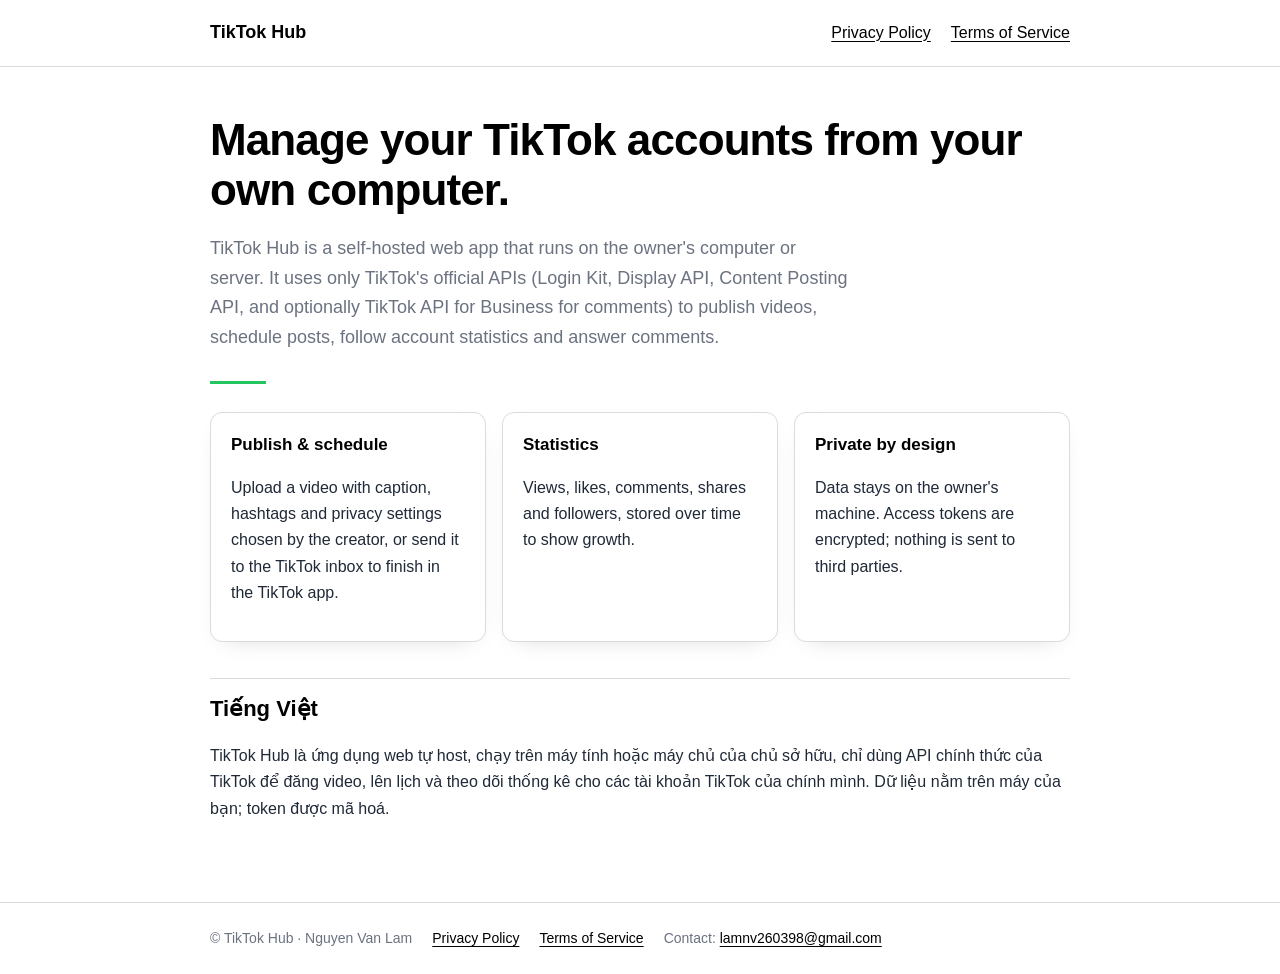
<file: tiktok-hub/index.html>
<!doctype html>
<html lang="en">
<head>
  <meta charset="utf-8">
  <meta name="viewport" content="width=device-width, initial-scale=1">
  <title>TikTok Hub</title>
  <meta name="description" content="TikTok Hub — a self-hosted tool to publish videos, schedule posts and track statistics for your own TikTok accounts using TikTok's official APIs.">
  <link rel="icon" type="image/svg+xml" href="favicon.svg">
  <link rel="icon" type="image/png" sizes="32x32" href="favicon-32.png">
  <link rel="apple-touch-icon" href="apple-touch-icon.png">
  <link rel="stylesheet" href="style.css">
</head>
<body>
  <header class="top">
    <div class="wrap">
      <a class="brand" href="./">TikTok Hub</a>
      <!-- Privacy Policy and Terms must be visible without opening a menu (TikTok app review guidelines). -->
      <nav class="links" aria-label="Legal">
        <a href="privacy.html">Privacy Policy</a>
        <a href="terms.html">Terms of Service</a>
      </nav>
    </div>
  </header>

  <main class="wrap">
    <h1>Manage your TikTok accounts from your own computer.</h1>
    <p class="lead">TikTok Hub is a self-hosted web app that runs on the owner's computer or server. It uses only TikTok's official APIs (Login Kit, Display API, Content Posting API, and optionally TikTok API for Business for comments) to publish videos, schedule posts, follow account statistics and answer comments.</p>
    <hr class="rule">

    <div class="grid">
      <section class="card">
        <h3>Publish &amp; schedule</h3>
        <p>Upload a video with caption, hashtags and privacy settings chosen by the creator, or send it to the TikTok inbox to finish in the TikTok app.</p>
      </section>
      <section class="card">
        <h3>Statistics</h3>
        <p>Views, likes, comments, shares and followers, stored over time to show growth.</p>
      </section>
      <section class="card">
        <h3>Private by design</h3>
        <p>Data stays on the owner's machine. Access tokens are encrypted; nothing is sent to third parties.</p>
      </section>
    </div>

    <h2>Tiếng Việt</h2>
    <p>TikTok Hub là ứng dụng web tự host, chạy trên máy tính hoặc máy chủ của chủ sở hữu, chỉ dùng API chính thức của TikTok để đăng video, lên lịch và theo dõi thống kê cho các tài khoản TikTok của chính mình. Dữ liệu nằm trên máy của bạn; token được mã hoá.</p>
  </main>

  <footer>
    <div class="wrap">
      <span>© TikTok Hub · Nguyen Van Lam</span>
      <a href="privacy.html">Privacy Policy</a>
      <a href="terms.html">Terms of Service</a>
      <span>Contact: <a href="mailto:lamnv260398@gmail.com">lamnv260398@gmail.com</a></span>
    </div>
  </footer>
</body>
</html>
</file>
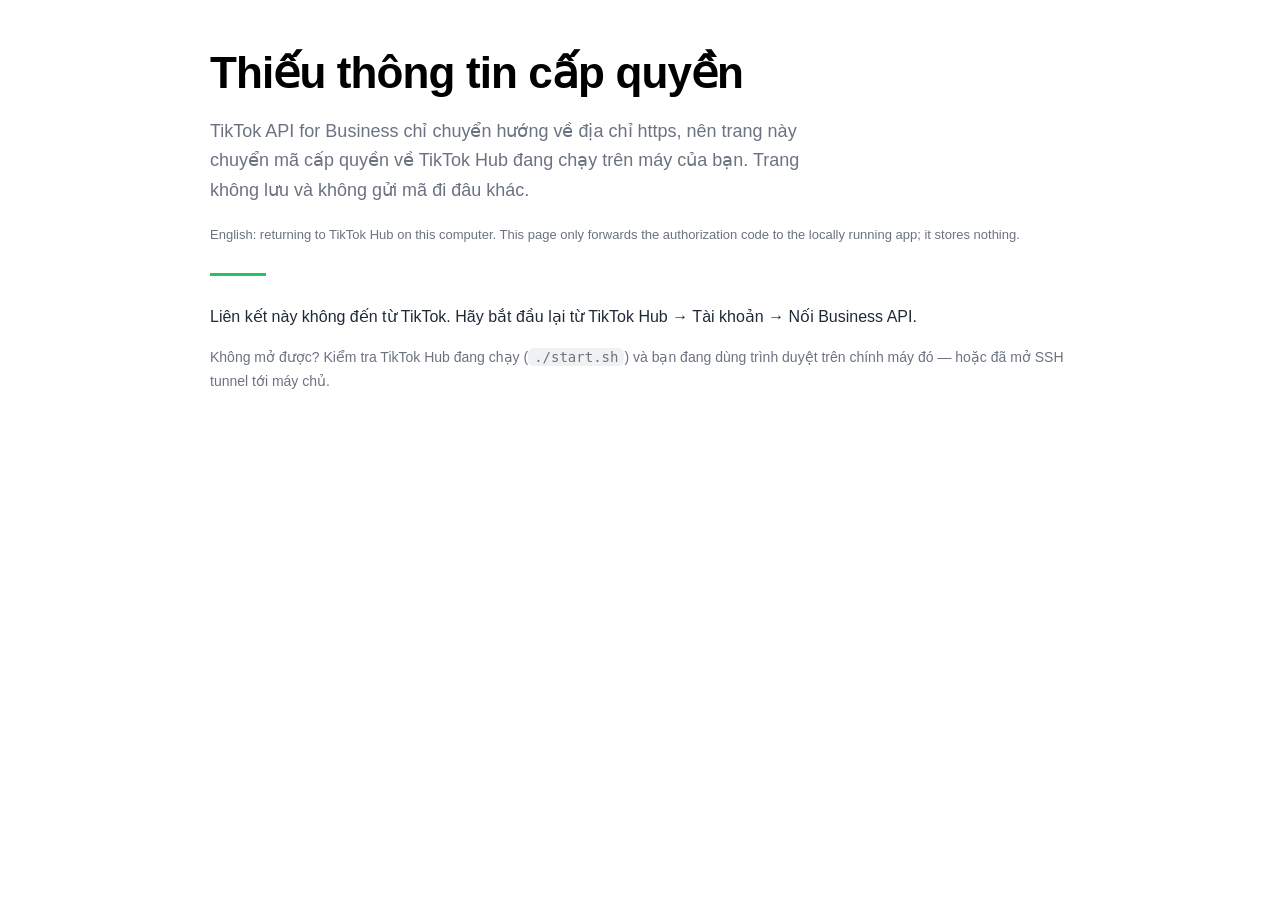
<file: tiktok-hub/biz-callback/index.html>
<!doctype html>
<html lang="vi">
<head>
  <meta charset="utf-8">
  <meta name="viewport" content="width=device-width, initial-scale=1">
  <!-- The authorization code is in this page's URL: never send it anywhere as a Referer, never index it. -->
  <meta name="referrer" content="no-referrer">
  <meta name="robots" content="noindex, nofollow">
  <title>TikTok Hub — quay về ứng dụng</title>
  <link rel="icon" type="image/svg+xml" href="../favicon.svg">
  <link rel="icon" type="image/png" sizes="32x32" href="../favicon-32.png">
  <link rel="apple-touch-icon" href="../apple-touch-icon.png">
  <link rel="stylesheet" href="../style.css">
</head>
<body>
  <main class="wrap">
    <h1>Đang quay về TikTok Hub…</h1>
    <p class="lead">TikTok API for Business chỉ chuyển hướng về địa chỉ https, nên trang này chuyển mã cấp quyền về TikTok Hub đang chạy trên máy của bạn. Trang không lưu và không gửi mã đi đâu khác.</p>
    <p class="lang">English: returning to TikTok Hub on this computer. This page only forwards the authorization code to the locally running app; it stores nothing.</p>
    <hr class="rule">
    <p><a id="next" href="#">Bấm vào đây nếu trình duyệt không tự chuyển</a></p>
    <p class="muted" id="hint">Không mở được? Kiểm tra TikTok Hub đang chạy (<code>./start.sh</code>) và bạn đang dùng trình duyệt trên chính máy đó — hoặc đã mở SSH tunnel tới máy chủ.</p>
    <noscript><p>Trang cần JavaScript để chuyển tiếp. Hãy bật JavaScript rồi tải lại.</p></noscript>
  </main>
  <script>
    // Where TikTok Hub listens. Change the port here if you changed APP_PORT in .env.
    var HUB = "http://localhost:8000/auth/business/callback";
    // Forward only the OAuth parameters (auth_code, state, error); everything else is dropped.
    var ALLOWED = ["auth_code", "code", "state", "error", "error_description"];
    var source = new URLSearchParams(window.location.search);
    var forward = new URLSearchParams();
    ALLOWED.forEach(function (key) {
      var value = source.get(key);
      if (value !== null) forward.set(key, value);
    });
    var target = HUB + "?" + forward.toString();
    document.getElementById("next").href = target;
    if (forward.has("state")) {
      // replace(): the code-bearing URL does not stay in the back-button history.
      window.location.replace(target);
    } else {
      document.querySelector("h1").textContent = "Thiếu thông tin cấp quyền";
      document.getElementById("next").removeAttribute("href");
      document.getElementById("next").textContent = "Liên kết này không đến từ TikTok. Hãy bắt đầu lại từ TikTok Hub → Tài khoản → Nối Business API.";
    }
  </script>
</body>
</html>
</file>
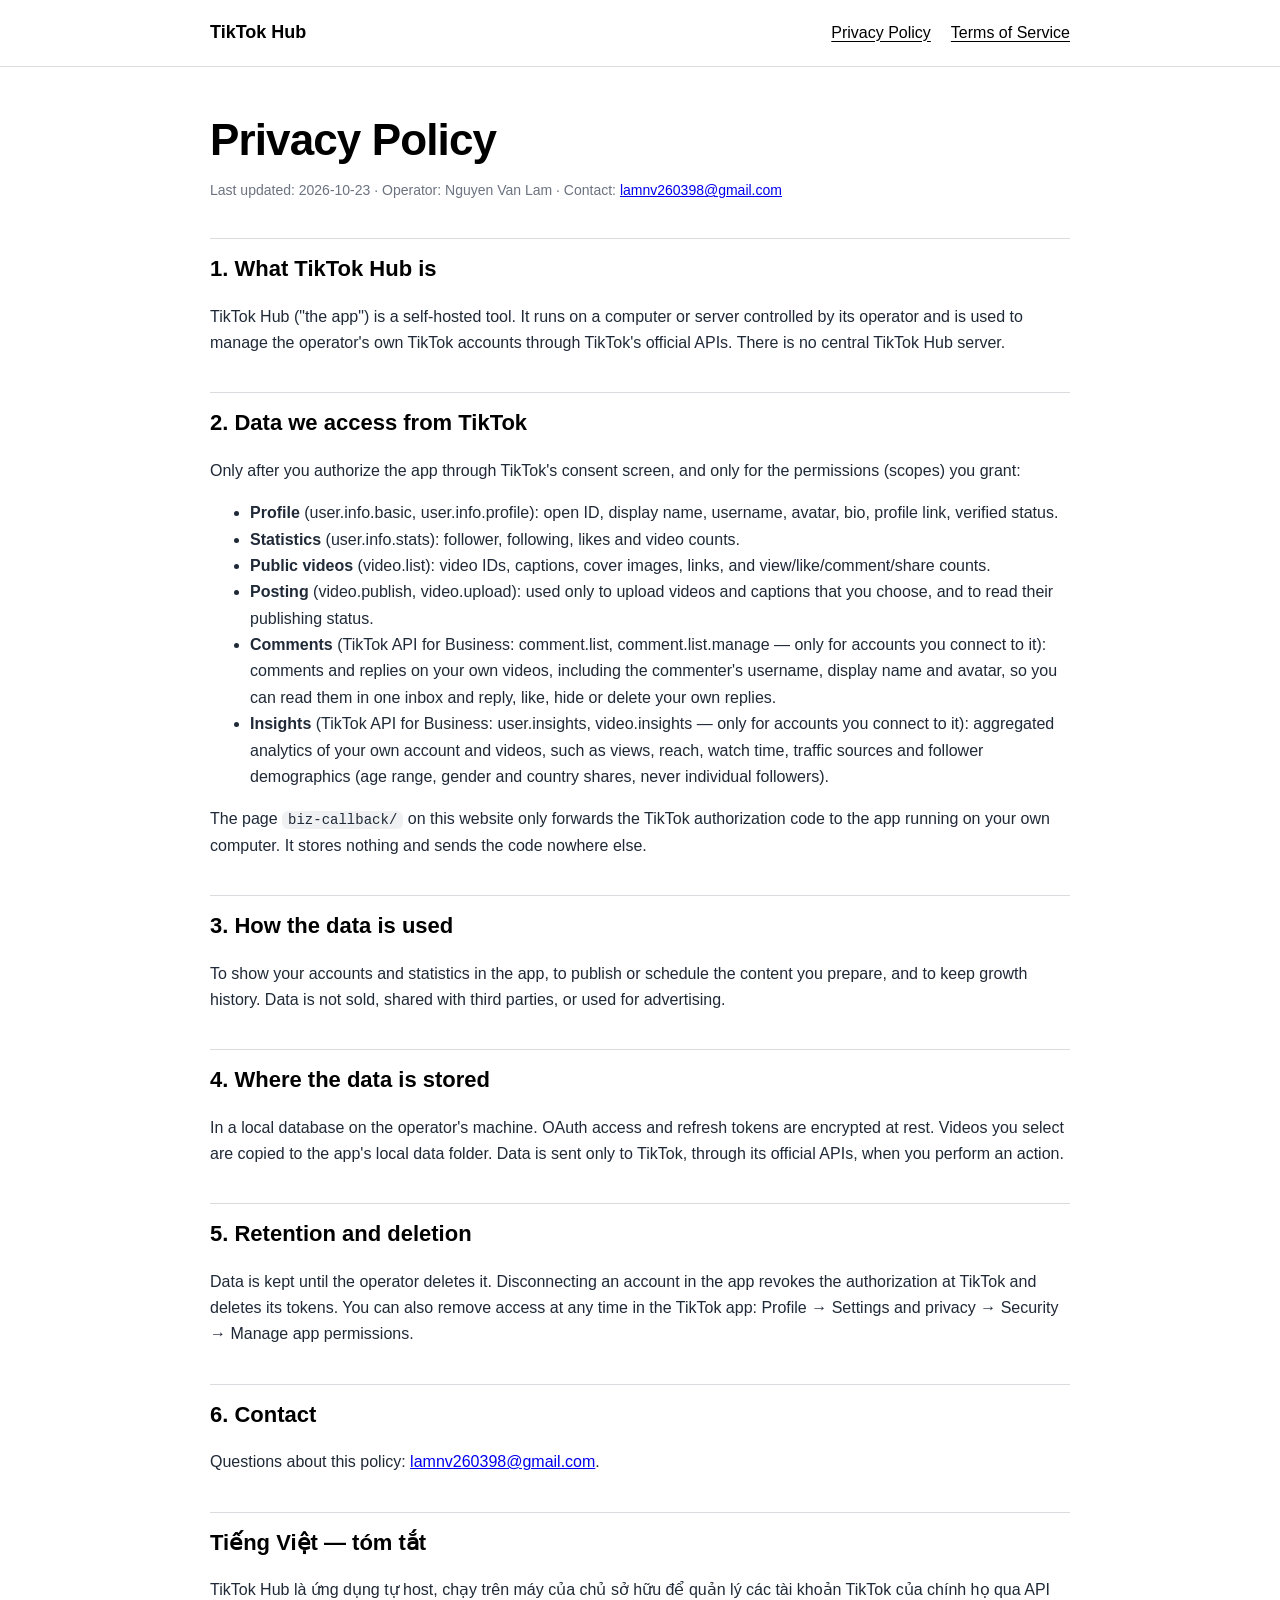
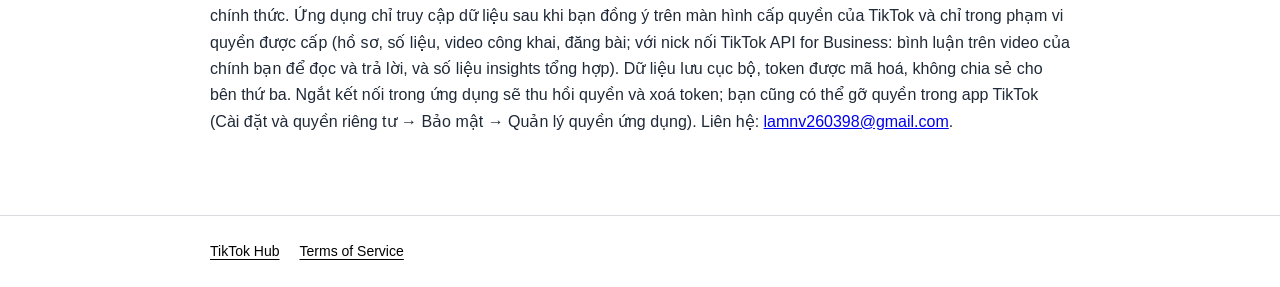
<file: tiktok-hub/privacy.html>
<!doctype html>
<html lang="en">
<head>
  <meta charset="utf-8">
  <meta name="viewport" content="width=device-width, initial-scale=1">
  <title>Privacy Policy · TikTok Hub</title>
  <link rel="icon" type="image/svg+xml" href="favicon.svg">
  <link rel="icon" type="image/png" sizes="32x32" href="favicon-32.png">
  <link rel="apple-touch-icon" href="apple-touch-icon.png">
  <link rel="stylesheet" href="style.css">
</head>
<body>
  <header class="top">
    <div class="wrap">
      <a class="brand" href="./">TikTok Hub</a>
      <nav class="links" aria-label="Legal">
        <a href="privacy.html" aria-current="page">Privacy Policy</a>
        <a href="terms.html">Terms of Service</a>
      </nav>
    </div>
  </header>

  <main class="wrap">
    <h1>Privacy Policy</h1>
    <p class="muted">Last updated: 2026-10-23 · Operator: Nguyen Van Lam · Contact: <a href="mailto:lamnv260398@gmail.com">lamnv260398@gmail.com</a></p>

    <h2>1. What TikTok Hub is</h2>
    <p>TikTok Hub ("the app") is a self-hosted tool. It runs on a computer or server controlled by its operator and is used to manage the operator's own TikTok accounts through TikTok's official APIs. There is no central TikTok Hub server.</p>

    <h2>2. Data we access from TikTok</h2>
    <p>Only after you authorize the app through TikTok's consent screen, and only for the permissions (scopes) you grant:</p>
    <ul>
      <li><strong>Profile</strong> (user.info.basic, user.info.profile): open ID, display name, username, avatar, bio, profile link, verified status.</li>
      <li><strong>Statistics</strong> (user.info.stats): follower, following, likes and video counts.</li>
      <li><strong>Public videos</strong> (video.list): video IDs, captions, cover images, links, and view/like/comment/share counts.</li>
      <li><strong>Posting</strong> (video.publish, video.upload): used only to upload videos and captions that you choose, and to read their publishing status.</li>
      <li><strong>Comments</strong> (TikTok API for Business: comment.list, comment.list.manage — only for accounts you connect to it): comments and replies on your own videos, including the commenter's username, display name and avatar, so you can read them in one inbox and reply, like, hide or delete your own replies.</li>
      <li><strong>Insights</strong> (TikTok API for Business: user.insights, video.insights — only for accounts you connect to it): aggregated analytics of your own account and videos, such as views, reach, watch time, traffic sources and follower demographics (age range, gender and country shares, never individual followers).</li>
    </ul>
    <p>The page <code>biz-callback/</code> on this website only forwards the TikTok authorization code to the app running on your own computer. It stores nothing and sends the code nowhere else.</p>

    <h2>3. How the data is used</h2>
    <p>To show your accounts and statistics in the app, to publish or schedule the content you prepare, and to keep growth history. Data is not sold, shared with third parties, or used for advertising.</p>

    <h2>4. Where the data is stored</h2>
    <p>In a local database on the operator's machine. OAuth access and refresh tokens are encrypted at rest. Videos you select are copied to the app's local data folder. Data is sent only to TikTok, through its official APIs, when you perform an action.</p>

    <h2>5. Retention and deletion</h2>
    <p>Data is kept until the operator deletes it. Disconnecting an account in the app revokes the authorization at TikTok and deletes its tokens. You can also remove access at any time in the TikTok app: Profile → Settings and privacy → Security → Manage app permissions.</p>

    <h2>6. Contact</h2>
    <p>Questions about this policy: <a href="mailto:lamnv260398@gmail.com">lamnv260398@gmail.com</a>.</p>

    <h2>Tiếng Việt — tóm tắt</h2>
    <p>TikTok Hub là ứng dụng tự host, chạy trên máy của chủ sở hữu để quản lý các tài khoản TikTok của chính họ qua API chính thức. Ứng dụng chỉ truy cập dữ liệu sau khi bạn đồng ý trên màn hình cấp quyền của TikTok và chỉ trong phạm vi quyền được cấp (hồ sơ, số liệu, video công khai, đăng bài; với nick nối TikTok API for Business: bình luận trên video của chính bạn để đọc và trả lời, và số liệu insights tổng hợp). Dữ liệu lưu cục bộ, token được mã hoá, không chia sẻ cho bên thứ ba. Ngắt kết nối trong ứng dụng sẽ thu hồi quyền và xoá token; bạn cũng có thể gỡ quyền trong app TikTok (Cài đặt và quyền riêng tư → Bảo mật → Quản lý quyền ứng dụng). Liên hệ: <a href="mailto:lamnv260398@gmail.com">lamnv260398@gmail.com</a>.</p>
  </main>

  <footer>
    <div class="wrap">
      <a href="./">TikTok Hub</a>
      <a href="terms.html">Terms of Service</a>
    </div>
  </footer>
</body>
</html>
</file>
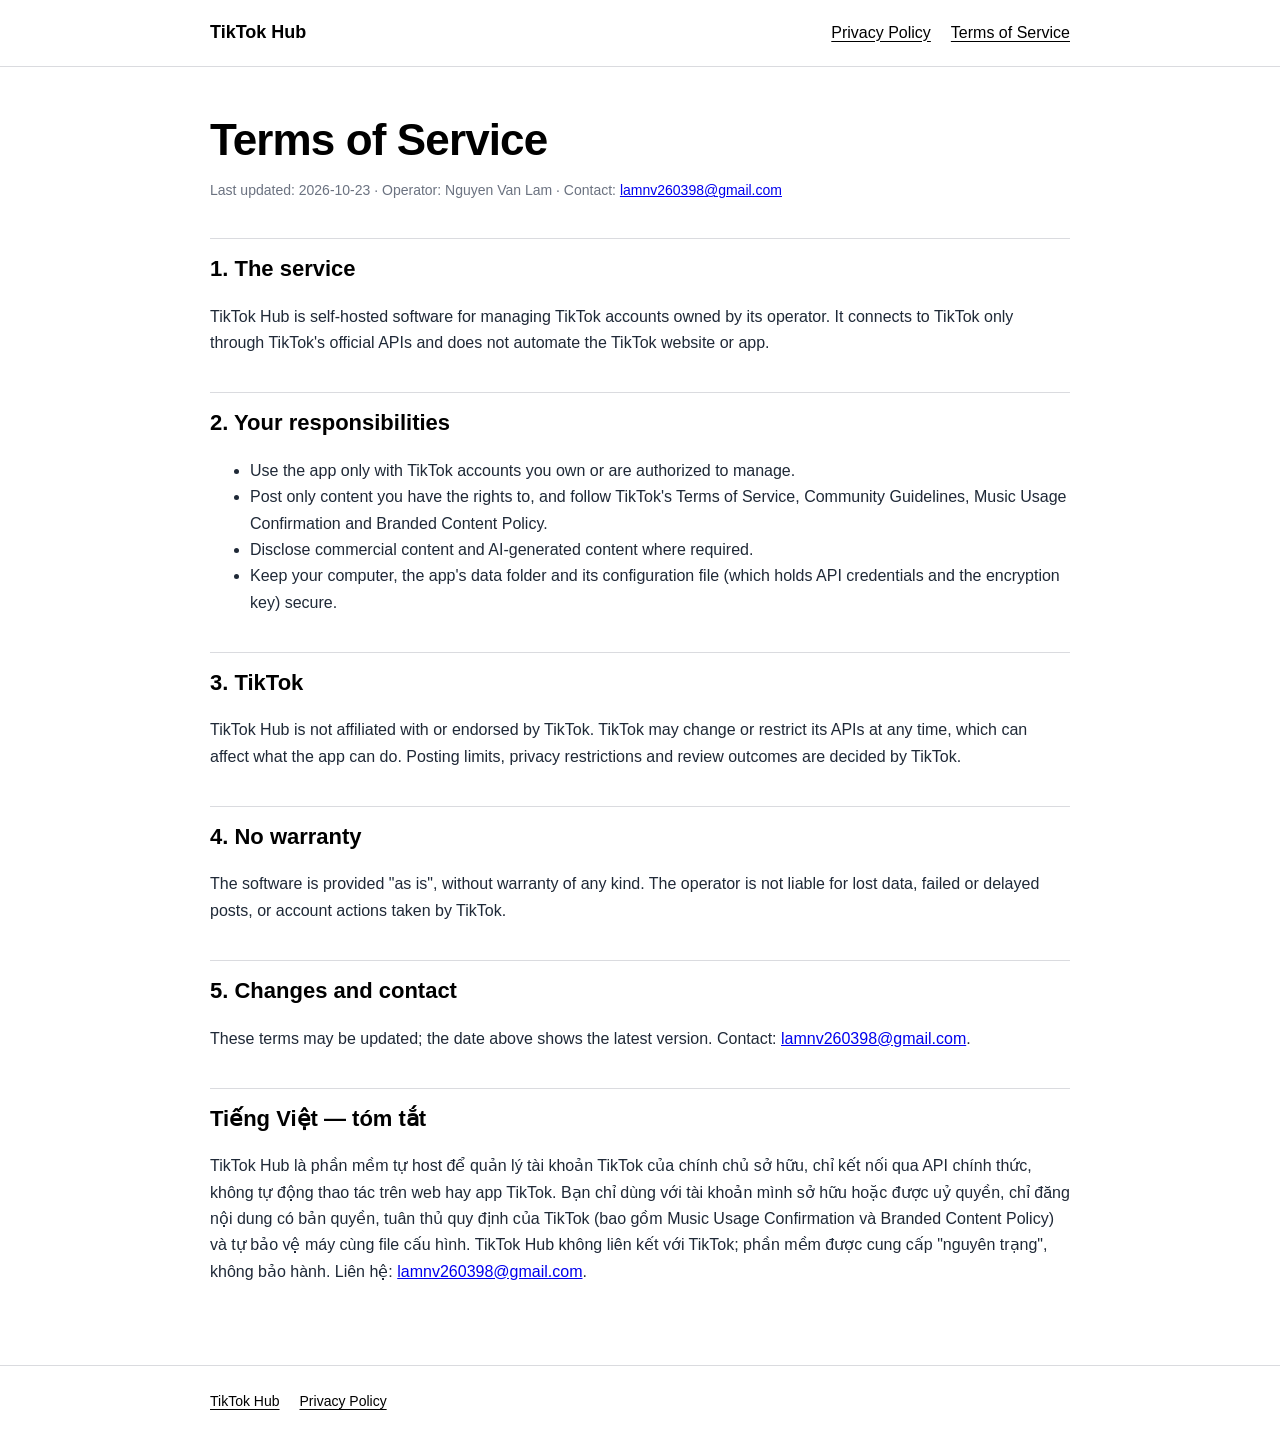
<file: tiktok-hub/terms.html>
<!doctype html>
<html lang="en">
<head>
  <meta charset="utf-8">
  <meta name="viewport" content="width=device-width, initial-scale=1">
  <title>Terms of Service · TikTok Hub</title>
  <link rel="icon" type="image/svg+xml" href="favicon.svg">
  <link rel="icon" type="image/png" sizes="32x32" href="favicon-32.png">
  <link rel="apple-touch-icon" href="apple-touch-icon.png">
  <link rel="stylesheet" href="style.css">
</head>
<body>
  <header class="top">
    <div class="wrap">
      <a class="brand" href="./">TikTok Hub</a>
      <nav class="links" aria-label="Legal">
        <a href="privacy.html">Privacy Policy</a>
        <a href="terms.html" aria-current="page">Terms of Service</a>
      </nav>
    </div>
  </header>

  <main class="wrap">
    <h1>Terms of Service</h1>
    <p class="muted">Last updated: 2026-10-23 · Operator: Nguyen Van Lam · Contact: <a href="mailto:lamnv260398@gmail.com">lamnv260398@gmail.com</a></p>

    <h2>1. The service</h2>
    <p>TikTok Hub is self-hosted software for managing TikTok accounts owned by its operator. It connects to TikTok only through TikTok's official APIs and does not automate the TikTok website or app.</p>

    <h2>2. Your responsibilities</h2>
    <ul>
      <li>Use the app only with TikTok accounts you own or are authorized to manage.</li>
      <li>Post only content you have the rights to, and follow TikTok's Terms of Service, Community Guidelines, Music Usage Confirmation and Branded Content Policy.</li>
      <li>Disclose commercial content and AI-generated content where required.</li>
      <li>Keep your computer, the app's data folder and its configuration file (which holds API credentials and the encryption key) secure.</li>
    </ul>

    <h2>3. TikTok</h2>
    <p>TikTok Hub is not affiliated with or endorsed by TikTok. TikTok may change or restrict its APIs at any time, which can affect what the app can do. Posting limits, privacy restrictions and review outcomes are decided by TikTok.</p>

    <h2>4. No warranty</h2>
    <p>The software is provided "as is", without warranty of any kind. The operator is not liable for lost data, failed or delayed posts, or account actions taken by TikTok.</p>

    <h2>5. Changes and contact</h2>
    <p>These terms may be updated; the date above shows the latest version. Contact: <a href="mailto:lamnv260398@gmail.com">lamnv260398@gmail.com</a>.</p>

    <h2>Tiếng Việt — tóm tắt</h2>
    <p>TikTok Hub là phần mềm tự host để quản lý tài khoản TikTok của chính chủ sở hữu, chỉ kết nối qua API chính thức, không tự động thao tác trên web hay app TikTok. Bạn chỉ dùng với tài khoản mình sở hữu hoặc được uỷ quyền, chỉ đăng nội dung có bản quyền, tuân thủ quy định của TikTok (bao gồm Music Usage Confirmation và Branded Content Policy) và tự bảo vệ máy cùng file cấu hình. TikTok Hub không liên kết với TikTok; phần mềm được cung cấp "nguyên trạng", không bảo hành. Liên hệ: <a href="mailto:lamnv260398@gmail.com">lamnv260398@gmail.com</a>.</p>
  </main>

  <footer>
    <div class="wrap">
      <a href="./">TikTok Hub</a>
      <a href="privacy.html">Privacy Policy</a>
    </div>
  </footer>
</body>
</html>
</file>
<file: tiktok-hub/style.css>
/* Static pages for GitHub Pages: app website, privacy policy, terms. No external requests. */
:root {
  --ink: #000;
  --paper: #fff;
  --muted: #6b7280;
  --accent: #22c55e;
  --line: rgb(107 114 128 / 0.25);
}
* { box-sizing: border-box; }
body {
  margin: 0;
  background: var(--paper);
  color: var(--ink);
  font: 16px/1.65 "Be Vietnam Pro", "Segoe UI", Roboto, "Noto Sans", sans-serif;
}
header.top {
  border-bottom: 1px solid var(--line);
}
header.top .wrap { display: flex; align-items: center; justify-content: space-between; gap: 16px; padding-block: 18px; }
.brand { display: flex; align-items: center; gap: 10px; font-weight: 700; font-size: 18px; color: var(--ink); text-decoration: none; }
nav.links { display: flex; gap: 20px; flex-wrap: wrap; }
nav.links a, footer a { color: var(--ink); text-underline-offset: 3px; }
.wrap { width: min(860px, 100% - 32px); margin-inline: auto; }
main.wrap { padding-block: 48px 64px; }
h1 { font-size: clamp(30px, 5vw, 44px); line-height: 1.15; margin: 0 0 12px; letter-spacing: -0.02em; }
h2 { font-size: 22px; margin: 36px 0 8px; padding-top: 12px; border-top: 1px solid var(--line); }
h3 { font-size: 17px; margin: 20px 0 4px; }
p, li { color: #1f2937; }
.lead { font-size: 18px; color: var(--muted); max-width: 640px; }
.muted { color: var(--muted); font-size: 14px; }
.rule { width: 56px; height: 3px; background: var(--accent); border: 0; margin: 28px 0; }
.lang { font-size: 13px; color: var(--muted); }
.grid { display: grid; grid-template-columns: repeat(auto-fit, minmax(220px, 1fr)); gap: 16px; margin-top: 28px; }
.card { border: 1px solid var(--line); border-radius: 12px; padding: 18px 20px; box-shadow: 0 8px 24px -16px rgb(0 0 0 / 0.25); }
.card h3 { margin-top: 0; }
footer { border-top: 1px solid var(--line); padding-block: 24px; font-size: 14px; color: var(--muted); }
footer .wrap { display: flex; gap: 20px; flex-wrap: wrap; }
code { background: rgb(107 114 128 / 0.1); padding: 1px 6px; border-radius: 6px; font-size: 14px; }
</file>
